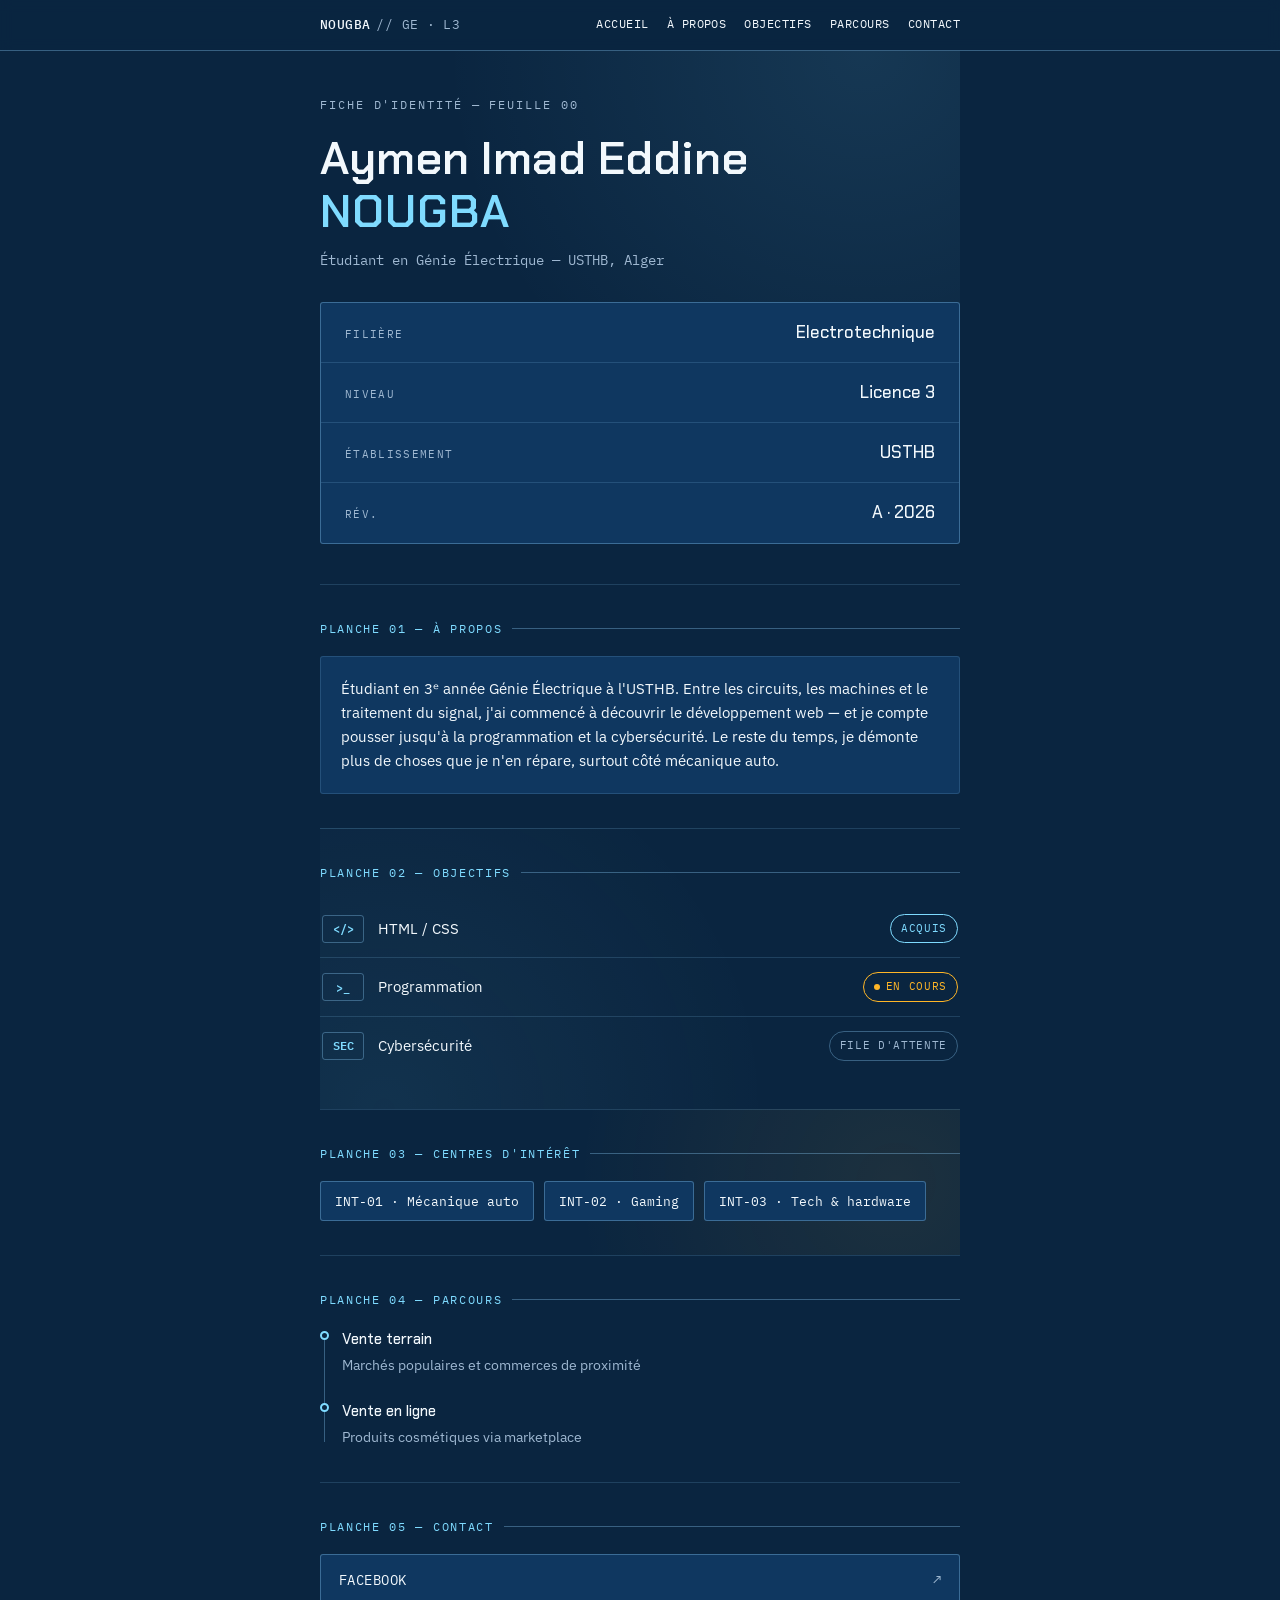
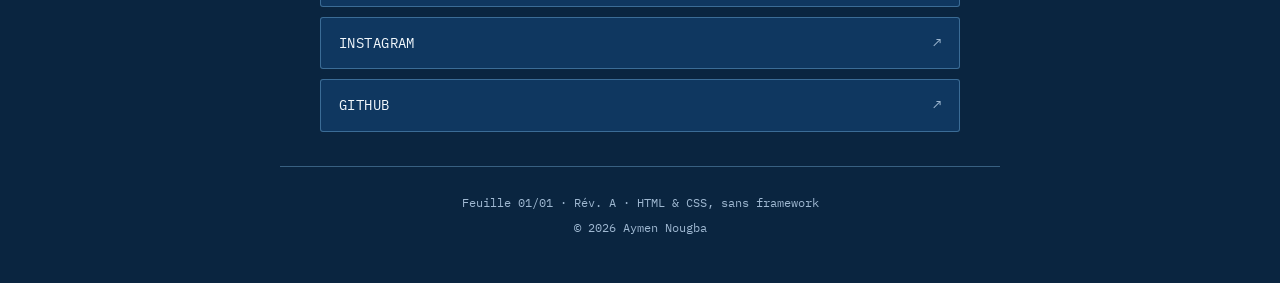
<file: index.html>
<!DOCTYPE html>
<html lang="fr">
<head>
<meta charset="UTF-8">
<meta name="viewport" content="width=device-width, initial-scale=1.0">
<title>Aymen Nougba — Génie Électrique</title>
<link rel="preconnect" href="https://fonts.googleapis.com">
<link rel="preconnect" href="https://fonts.gstatic.com" crossorigin>
<link href="https://fonts.googleapis.com/css2?family=Chakra+Petch:wght@500;600;700&family=IBM+Plex+Mono:wght@400;500;600&family=IBM+Plex+Sans:wght@400;500;600&display=swap" rel="stylesheet">
<link rel="stylesheet" href="./style.css">
</head>
<body>

<!-- ============ NAVIGATION ============ -->
<header class="nav">
  <div class="nav-inner">
    <span class="brand">NOUGBA<span class="brand-tag">// GE · L3</span></span>
    <nav class="nav-links">
      <a href="#accueil">Accueil</a>
      <a href="#apropos">À propos</a>
      <a href="#objectifs">Objectifs</a>
      <a href="#parcours">Parcours</a>
      <a href="#contact">Contact</a>
    </nav>
  </div>
</header>

<main>

  <!-- ============ HERO / CARTOUCHE ============ -->
  <section class="hero" id="accueil">
    <p class="eyebrow">Fiche d'identité — Feuille 00</p>
    <h1>
      <span class="fname">Aymen Imad Eddine</span><br>
      <span class="lname">Nougba</span>
    </h1>
    <p class="tagline">Étudiant en Génie Électrique — USTHB, Alger</p>

    <div class="cartouche">
      <div class="field"><span class="f-label">Filière</span><span class="f-value">Electrotechnique</span></div>
      <div class="field"><span class="f-label">Niveau</span><span class="f-value">Licence 3</span></div>
      <div class="field"><span class="f-label">Établissement</span><span class="f-value">USTHB</span></div>
      <div class="field"><span class="f-label">Rév.</span><span class="f-value">A · 2026</span></div>
    </div>
  </section>

  <!-- ============ PLANCHE 01 — À PROPOS ============ -->
  <section class="planche" id="apropos">
    <p class="planche-label">Planche 01 — À propos</p>
    <div class="panel">
      <p>Étudiant en 3ᵉ année Génie Électrique à l'USTHB. Entre les circuits, les machines et le traitement du signal, j'ai commencé à découvrir le développement web — et je compte pousser jusqu'à la programmation et la cybersécurité. Le reste du temps, je démonte plus de choses que je n'en répare, surtout côté mécanique auto.</p>
    </div>
  </section>

  <!-- ============ PLANCHE 02 — OBJECTIFS ============ -->
  <section class="planche" id="objectifs">
    <p class="planche-label">Planche 02 — Objectifs</p>
    <div class="status-list">
      <div class="status-row">
        <span class="chip" aria-hidden="true">&lt;/&gt;</span>
        <span class="status-name">HTML / CSS</span>
        <span class="status-pill done">Acquis</span>
      </div>
      <div class="status-row">
        <span class="chip" aria-hidden="true">&gt;_</span>
        <span class="status-name">Programmation</span>
        <span class="status-pill active"><span class="dot" aria-hidden="true"></span>En cours</span>
      </div>
      <div class="status-row">
        <span class="chip" aria-hidden="true">SEC</span>
        <span class="status-name">Cybersécurité</span>
        <span class="status-pill queued">File d'attente</span>
      </div>
    </div>
  </section>

  <!-- ============ PLANCHE 03 — CENTRES D'INTÉRÊT ============ -->
  <section class="planche" id="interets">
    <p class="planche-label">Planche 03 — Centres d'intérêt</p>
    <div class="tags">
      <span class="tag">INT-01 · Mécanique auto</span>
      <span class="tag">INT-02 · Gaming</span>
      <span class="tag">INT-03 · Tech &amp; hardware</span>
    </div>
  </section>

  <!-- ============ PLANCHE 04 — PARCOURS ============ -->
  <section class="planche" id="parcours">
    <p class="planche-label">Planche 04 — Parcours</p>
    <div class="timeline">
      <div class="tl-item">
        <span class="tl-dot" aria-hidden="true"></span>
        <div>
          <p class="tl-title">Vente terrain</p>
          <p class="tl-desc">Marchés populaires et commerces de proximité</p>
        </div>
      </div>
      <div class="tl-item">
        <span class="tl-dot" aria-hidden="true"></span>
        <div>
          <p class="tl-title">Vente en ligne</p>
          <p class="tl-desc">Produits cosmétiques via marketplace</p>
        </div>
      </div>
    </div>
  </section>

  <!-- ============ PLANCHE 05 — CONTACT ============ -->
  <section class="planche" id="contact">
    <p class="planche-label">Planche 05 — Contact</p>
   
    <div class="links">
        <a class="link-row" href="https://www.facebook.com/aymenimad.nougba" target="_blank">Facebook <span>↗</span></a>
        <a class="link-row" href="https://www.instagram.com/ay_men__im_ad?igsh=MXBzNDlhZjRobHprbA%3D%3D" target="_blank">Instagram <span>↗</span></a>
      <a class="link-row" href="https://github.com/D-Aymen" target="_blank">GitHub <span>↗</span></a>
    </div>
  </section>

</main>

<!-- ============ PIED DE PAGE ============ -->
<footer class="footer">
  <p>Feuille 01/01 · Rév. A · HTML &amp; CSS, sans framework</p>
  <p>© 2026 Aymen Nougba</p>
</footer>

</body>
</html>
</file>
<file: style.css>
/* ===========================================================
     JETONS (variables) — change les couleurs ici et tout le
     site suit. C'est le seul endroit à toucher pour un thème.
     =========================================================== */
  :root {
    --blue-deep:    #0A2540;                    /* fond général */
    --blue-panel:   #0F3760;                    /* fond des blocs */
    --line:         rgba(143,211,254,0.16);      /* traits fins */
    --line-strong:  rgba(143,211,254,0.34);      /* traits marqués */
    --cyan:         #7FDBFF;                    /* accent principal */
    --amber:        #FFB627;                    /* accent "en cours" */
    --paper:        #F2F8FC;                    /* texte principal */
    --muted:        #9FB8D1;                    /* texte secondaire */
    --radius:       3px;
  }

  * { box-sizing: border-box; }
  html { scroll-behavior: smooth; }

  body {
    margin: 0;
    background-color: var(--blue-deep);
    background-image:
  linear-gradient(...) /* الشبكة، ماتبدلتش */,
  linear-gradient(...) /* الشبكة، ماتبدلتش */,
  linear-gradient(180deg, #0D2E52 0%, #123A63 45%, #1C4D7D 100%);
    background-size: 36px 36px, 36px 36px, 100% 100%;
    background-repeat: repeat, repeat, no-repeat;
    color: var(--paper);
    font-family: 'IBM Plex Sans', sans-serif;
    line-height: 1.6;
    -webkit-font-smoothing: antialiased;
  }

  a { color: inherit; text-decoration: none; }
  a:focus-visible, .link-row:focus-visible {
    outline: 2px solid var(--cyan);
    outline-offset: 3px;
  }

  main, .nav-inner, .footer {
    max-width: 720px;
    margin: 0 auto;
    padding-left: 20px;
    padding-right: 20px;
  }

  /* ===========================================================
     NAVIGATION
     =========================================================== */
  .nav {
    position: sticky;
    top: 0;
    z-index: 10;
    background: rgba(10,37,64,0.92);
    backdrop-filter: blur(6px);
    border-bottom: 1px solid var(--line-strong);
  }
  .nav-inner {
    display: flex;
    align-items: center;
    justify-content: space-between;
    flex-wrap: wrap;
    gap: 10px;
    padding-top: 14px;
    padding-bottom: 14px;
    font-family: 'IBM Plex Mono', monospace;
    font-size: 13px;
  }
  .brand { color: var(--paper); font-weight: 500; letter-spacing: 0.03em; }
  .brand-tag { color: var(--muted); font-weight: 400; margin-left: 6px; }
  .nav-links { display: flex; gap: 18px; flex-wrap: wrap; text-transform: uppercase; font-size: 12px; letter-spacing: 0.04em; }
  .nav-links a { padding-bottom: 2px; border-bottom: 1px solid transparent; transition: border-color .2s, color .2s; }
  .nav-links a:hover { color: var(--cyan); border-color: var(--cyan); }

  /* ===========================================================
     HERO / CARTOUCHE — le bloc "titre" façon plan technique
     =========================================================== */
  .hero { padding: 44px 0 40px; }
  .eyebrow {
    font-family: 'IBM Plex Mono', monospace;
    font-size: 12px;
    letter-spacing: 0.16em;
    text-transform: uppercase;
    color: var(--muted);
    margin: 0 0 18px;
  }
  .hero h1 {
    font-family: 'Chakra Petch', sans-serif;
    font-weight: 600;
    font-size: clamp(32px, 8vw, 46px);
    line-height: 1.15;
    margin: 0 0 12px;
    text-wrap: balance;
  }
  .fname { color: var(--paper); }
  .lname { color: var(--cyan); text-transform: uppercase; letter-spacing: 0.02em; }
  .tagline {
    font-family: 'IBM Plex Mono', monospace;
    font-size: 13.5px;
    color: var(--muted);
    margin: 0 0 30px;
  }

  .cartouche {
    border: 1px solid var(--line-strong);
    background: var(--blue-panel);
    border-radius: var(--radius);
  }
  .field {
    display: flex;
    justify-content: space-between;
    align-items: baseline;
    gap: 12px;
    padding: 14px 18px;
    border-bottom: 1px solid var(--line);
  }
  .field:last-child { border-bottom: none; }
  .f-label {
    font-family: 'IBM Plex Mono', monospace;
    font-size: 11px;
    letter-spacing: 0.12em;
    text-transform: uppercase;
    color: var(--muted);
    white-space: nowrap;
  }
  .f-value {
    font-family: 'Chakra Petch', sans-serif;
    font-size: 16px;
    font-weight: 500;
    text-align: right;
  }

  /* ===========================================================
     SECTIONS ("planches") — même en-tête pour toutes
     =========================================================== */
  .planche { padding: 34px 0; border-top: 1px solid var(--line); }

  /* Teinte propre à chaque planche, selon son contenu */
 #accueil   { background: radial-gradient(circle at 85% 0%,   rgba(127,219,255,0.10), transparent 55%); }
#objectifs { background: radial-gradient(circle at 10% 100%, rgba(127,219,255,0.07), transparent 60%); }
#interets  { background: radial-gradient(circle at 90% 50%,  rgba(255,182,39,0.08),  transparent 55%); }

  .planche-label {
    display: flex;
    align-items: center;
    gap: 10px;
    font-family: 'IBM Plex Mono', monospace;
    font-size: 12px;
    letter-spacing: 0.14em;
    text-transform: uppercase;
    color: var(--cyan);
    margin: 0 0 18px;
  }
  .planche-label::after { content: ''; flex: 1; height: 1px; background: var(--line-strong); }

  .panel {
    background: var(--blue-panel);
    border: 1px solid var(--line);
    border-radius: var(--radius);
    padding: 20px;
  }
  .panel p { margin: 0; font-size: 15px; }

  /* ---- Planche 02 : objectifs (liste d'état) ---- */
  .status-row {
    display: flex;
    align-items: center;
    gap: 14px;
    padding: 14px 2px;
    border-bottom: 1px solid var(--line);
  }
  .status-row:last-child { border-bottom: none; }
  .chip {
    font-family: 'IBM Plex Mono', monospace;
    font-size: 12px;
    font-weight: 600;
    color: var(--cyan);
    border: 1px solid var(--line-strong);
    border-radius: var(--radius);
    width: 42px;
    height: 28px;
    display: flex;
    align-items: center;
    justify-content: center;
    flex-shrink: 0;
  }
  .status-name { flex: 1; font-size: 15px; }
  .status-pill {
    font-family: 'IBM Plex Mono', monospace;
    font-size: 11px;
    letter-spacing: 0.06em;
    text-transform: uppercase;
    padding: 5px 10px;
    border-radius: 20px;
    border: 1px solid;
    display: inline-flex;
    align-items: center;
    gap: 6px;
    white-space: nowrap;
  }
  .status-pill.done   { color: var(--cyan);  border-color: var(--cyan); }
  .status-pill.active { color: var(--amber); border-color: var(--amber); }
  .status-pill.queued { color: var(--muted); border-color: var(--line-strong); }
  .dot {
    width: 6px; height: 6px; border-radius: 50%;
    background: var(--amber);
    display: inline-block;
    animation: pulse 1.8s ease-in-out infinite;
  }
  @keyframes pulse { 0%, 100% { opacity: 1; } 50% { opacity: 0.3; } }

  /* ---- Planche 03 : centres d'intérêt ---- */
  .tags { display: flex; flex-wrap: wrap; gap: 10px; }
  .tag {
    font-family: 'IBM Plex Mono', monospace;
    font-size: 12.5px;
    color: var(--paper);
    background: var(--blue-panel);
    border: 1px solid var(--line-strong);
    border-radius: var(--radius);
    padding: 9px 14px;
  }

  /* ---- Planche 04 : parcours (timeline) ---- */
  .timeline { position: relative; padding-left: 22px; }
  .timeline::before {
    content: '';
    position: absolute;
    left: 4px; top: 6px; bottom: 6px;
    width: 1px;
    background: var(--line-strong);
  }
  .tl-item { position: relative; display: flex; gap: 16px; padding-bottom: 22px; }
  .tl-item:last-child { padding-bottom: 0; }
  .tl-dot {
    position: absolute;
    left: -22px; top: 4px;
    width: 9px; height: 9px;
    border-radius: 50%;
    background: var(--blue-deep);
    border: 2px solid var(--cyan);
  }
  .tl-title { margin: 0 0 4px; font-family: 'Chakra Petch', sans-serif; font-size: 15px; font-weight: 500; }
  .tl-desc { margin: 0; font-size: 13.5px; color: var(--muted); }

  /* ---- Planche 05 : contact ---- */
  .code-comment {
    font-family: 'IBM Plex Mono', monospace;
    font-size: 12.5px;
    color: var(--muted);
    font-style: italic;
    margin: 0 0 16px;
  }
  .links { display: flex; flex-direction: column; gap: 10px; }
  .link-row {
    display: flex;
    justify-content: space-between;
    align-items: center;
    padding: 14px 18px;
    border: 1px solid var(--line-strong);
    border-radius: var(--radius);
    background: var(--blue-panel);
    font-family: 'IBM Plex Mono', monospace;
    font-size: 14px;
    letter-spacing: 0.03em;
    text-transform: uppercase;
    transition: border-color .2s, color .2s;
  }
  .link-row span { color: var(--muted); transition: color .2s, transform .2s; display: inline-block; }
  .link-row:hover { color: var(--cyan); border-color: var(--cyan); }
  .link-row:hover span { color: var(--cyan); transform: translate(2px, -2px); }

  /* ===========================================================
     PIED DE PAGE
     =========================================================== */
  .footer {
    border-top: 1px solid var(--line-strong);
    padding: 26px 20px 40px;
    font-family: 'IBM Plex Mono', monospace;
    font-size: 12px;
    color: var(--muted);
    text-align: center;
  }
  .footer p { margin: 0 0 6px; }

  /* ===========================================================
     ÉCRANS PLUS LARGES
     =========================================================== */
  @media (min-width: 700px) {
    main, .nav-inner, .footer { padding-left: 40px; padding-right: 40px; }
    .field { padding: 16px 24px; }
    .f-value { font-size: 17px; }
  }

  @media (prefers-reduced-motion: reduce) {
    html { scroll-behavior: auto; }
    .dot { animation: none; }
  }
</file>
